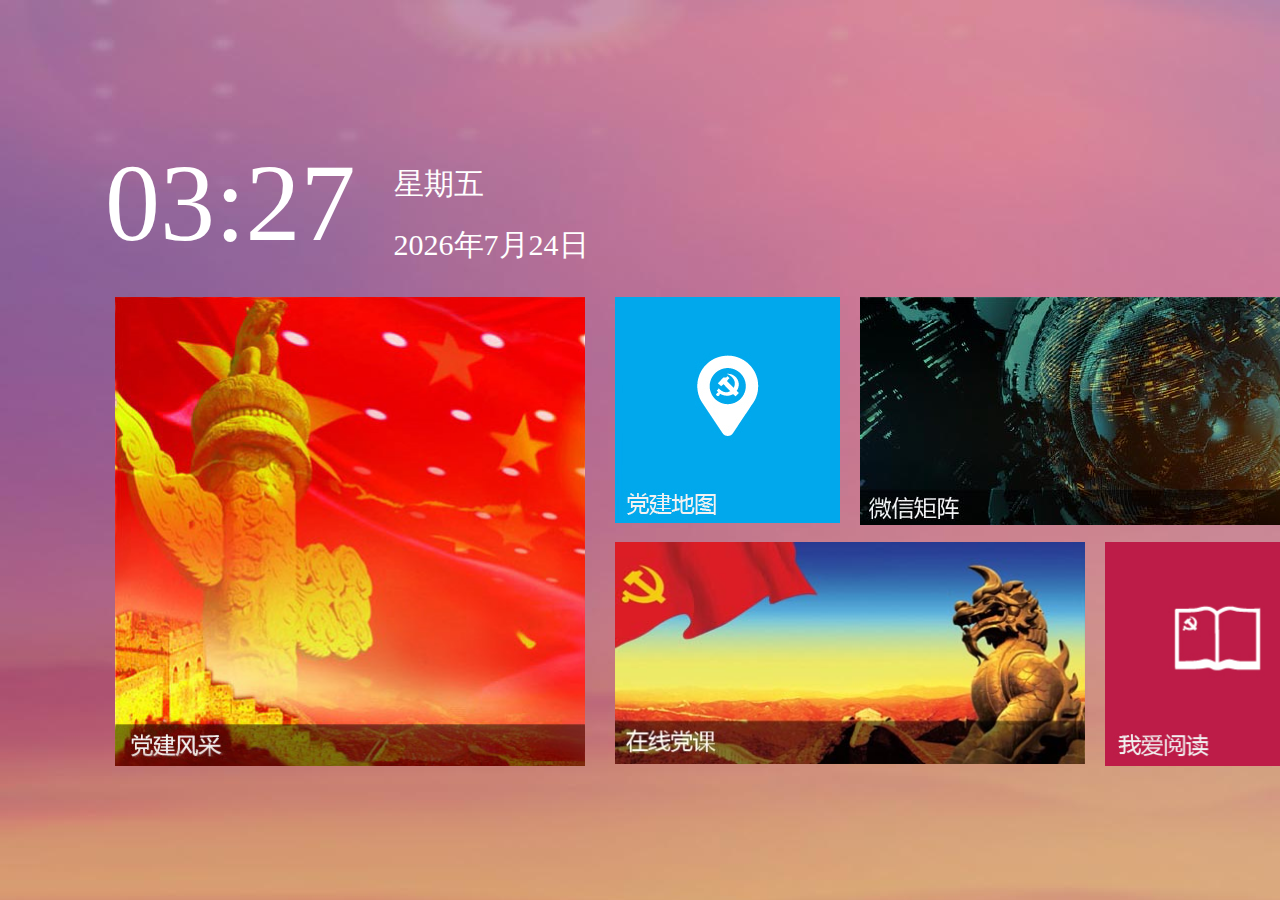
<file: index.html>
<!DOCTYPE html>
<html lang="en">
<head>
	<meta charset="UTF-8">
	<title>首页</title>
	<link rel="stylesheet" href="css/all.css">
</head>
<body style="background-image: url(images/main.jpg);">
	<div class="time">
		<div class="time-l"></div>
		<div class="time-r">
			<div class="time-top"></div>
			<div class="time-under"></div>
		</div>
	</div>
	<div class="content">
		<div class="content-l">
			<a href="style.html"><img src="images/style.jpg" alt=""></a>
		</div>
		<div class="content-r">
			<div class="top">
				<div class="small margin"><a href="map.html"><img src="images/map.jpg" alt=""></a></div>
				<div class="big margin"><a href="wei.html"><img src="images/wei.jpg" alt=""></a></div>
				<div class="small margin"><a href="fuwu.html"><img src="images/fuwu.jpg" alt=""></a></div>
				<div class="small"><a href="news.html"><img src="images/new.jpg" alt=""></a></div>
			</div>
			<div class="under">
				<div class="big margin"><a href="online.html"><img src="images/online.jpg" alt=""></a></div>
				<div class="small margin"><a href="read.html"><img src="images/read.jpg" alt=""></a></div>
				<div class="small margin"><a href="join.html"><img src="images/join.jpg" alt=""></a></div>
				<div class="small"><a href="zhao.html"><img src="images/camera.jpg" alt=""></a></div>
			</div>
		</div>
	</div>
</body>
<script type="text/javascript" src="js/index.js"></script>
</html>
</file>
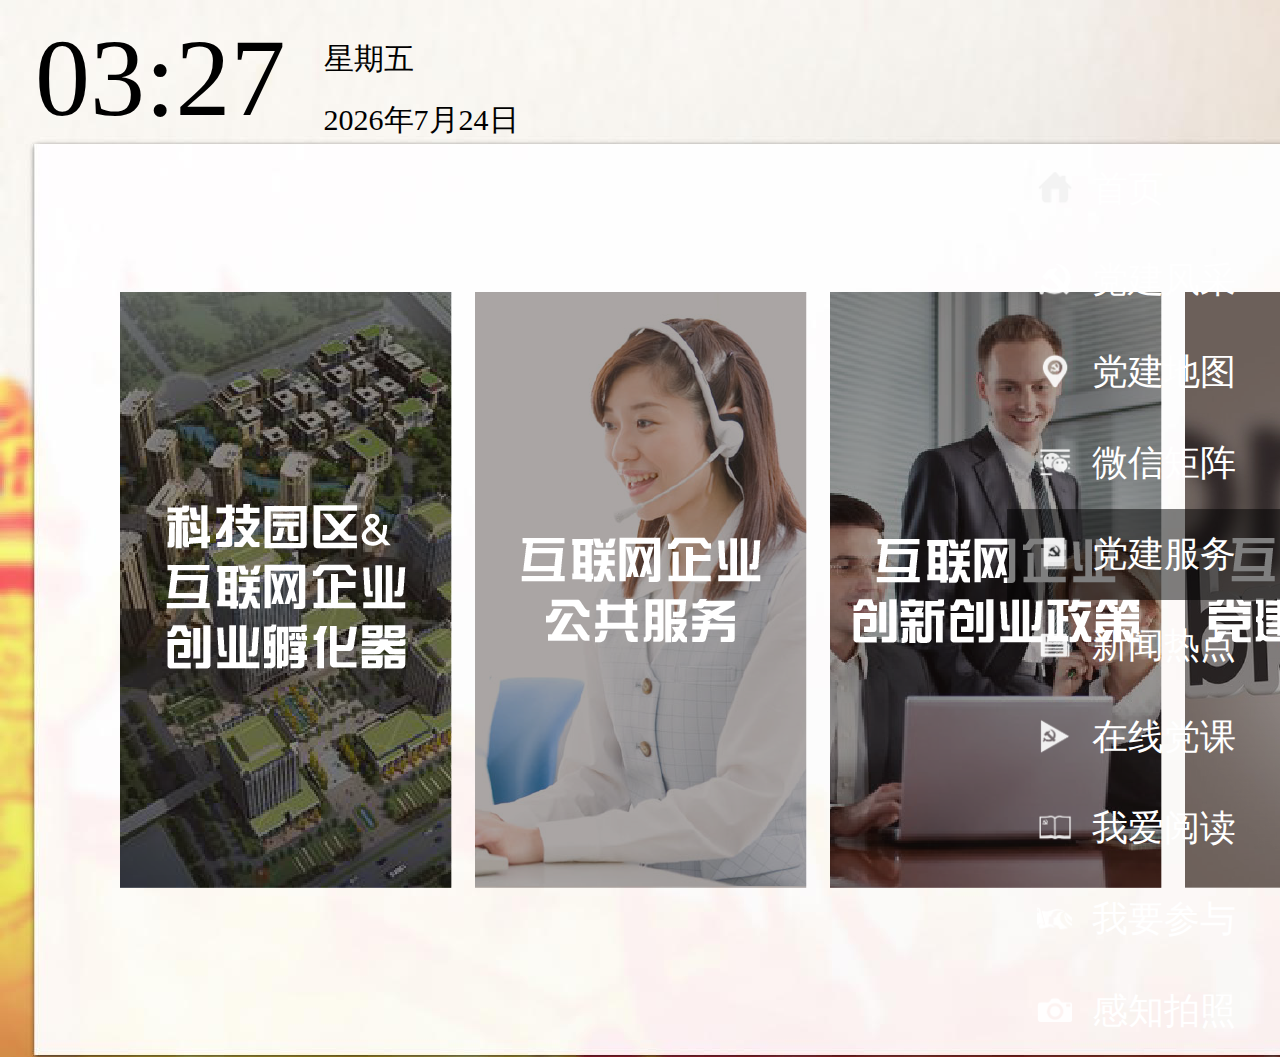
<file: fuwu.html>
<!DOCTYPE html>
<html lang="en">
<head>
	<meta charset="UTF-8">
	<title>党建服务</title>
	<link rel="stylesheet" href="css/all.css">
</head>
<body style="background-image: url(images/bg.jpg);">
	<div class="time times">
		<div class="time-l"></div>
		<div class="time-r">
			<div class="time-top"></div>
			<div class="time-under"></div>
		</div>
	</div>
	<div class="feng">
		<div class="feng-a"><img src="images/01.png" alt=""></div>
		<div class="feng-b"><img src="images/03.png" alt=""></div>
		<div class="feng-c"><img src="images/02.png" alt=""></div>
		<div class="last feng-d"><img src="images/04.png" alt=""></div>
	</div>
	<div class="djfc-list">
		<div class="djfc-a lists">科技园区&互联网企业创业孵化器</div>
		<div class="djfc-b lists">互联网企业公共服务</div>
		<div class="djfc-c lists">互联网企业创新创业政策</div>
		<div class="djfc-d lists">互联网企业党建服务品牌</div>
	</div>
	<div class="keji">
		<div class="kejis">创业孵化器</div>
		<div class="kejis b kk">公共服务</div>
		<div class="kejis c kk">创新创业政策</div>
		<div class="kejis d kk">党建服务品牌</div>
	</div>
	<ul class="list">
		<li><a href="index.html"><i class="a"></i>首页</a></li>
		<li><a href="style.html"><i class="b"></i>党建风采</a></li>
		<li><a href="map.html"><i class="c"></i>党建地图</a></li>
		<li><a href="wei.html"><i class="d"></i>微信矩阵</a></li>
		<li class="active"><a href="fuwu.html"><i class="e"></i>党建服务</a></li>
		<li><a href="news.html"><i class="f"></i>新闻热点</a></li>
		<li><a href="online.html"><i class="g"></i>在线党课</a></li>
		<li><a href="read.html"><i class="h"></i>我爱阅读</a></li>
		<li><a href="join.html"><i class="i"></i>我要参与</a></li>
		<li><a href="zhao.html"><i class="j"></i>感知拍照</a></li>
	</ul>
</body>
<script type="text/javascript" src="js/jquery-3.1.1.min.js"></script>
<script type="text/javascript" src="js/tab.js"></script>
<script type="text/javascript" src="js/index.js"></script>
<script>
	// var feng = document.querySelectorAll('.feng div');
	// var list = document.querySelector('.djfc-list');
	// var ke = document.querySelector('.keji');
	// for(var i=0;i<feng.length;i++){
	// 	feng[i].onclick=function(){
	// 		list.style.display='block';
	// 		ke.style.display='block';
	// 	}
	// }
</script>
</html>
</file>
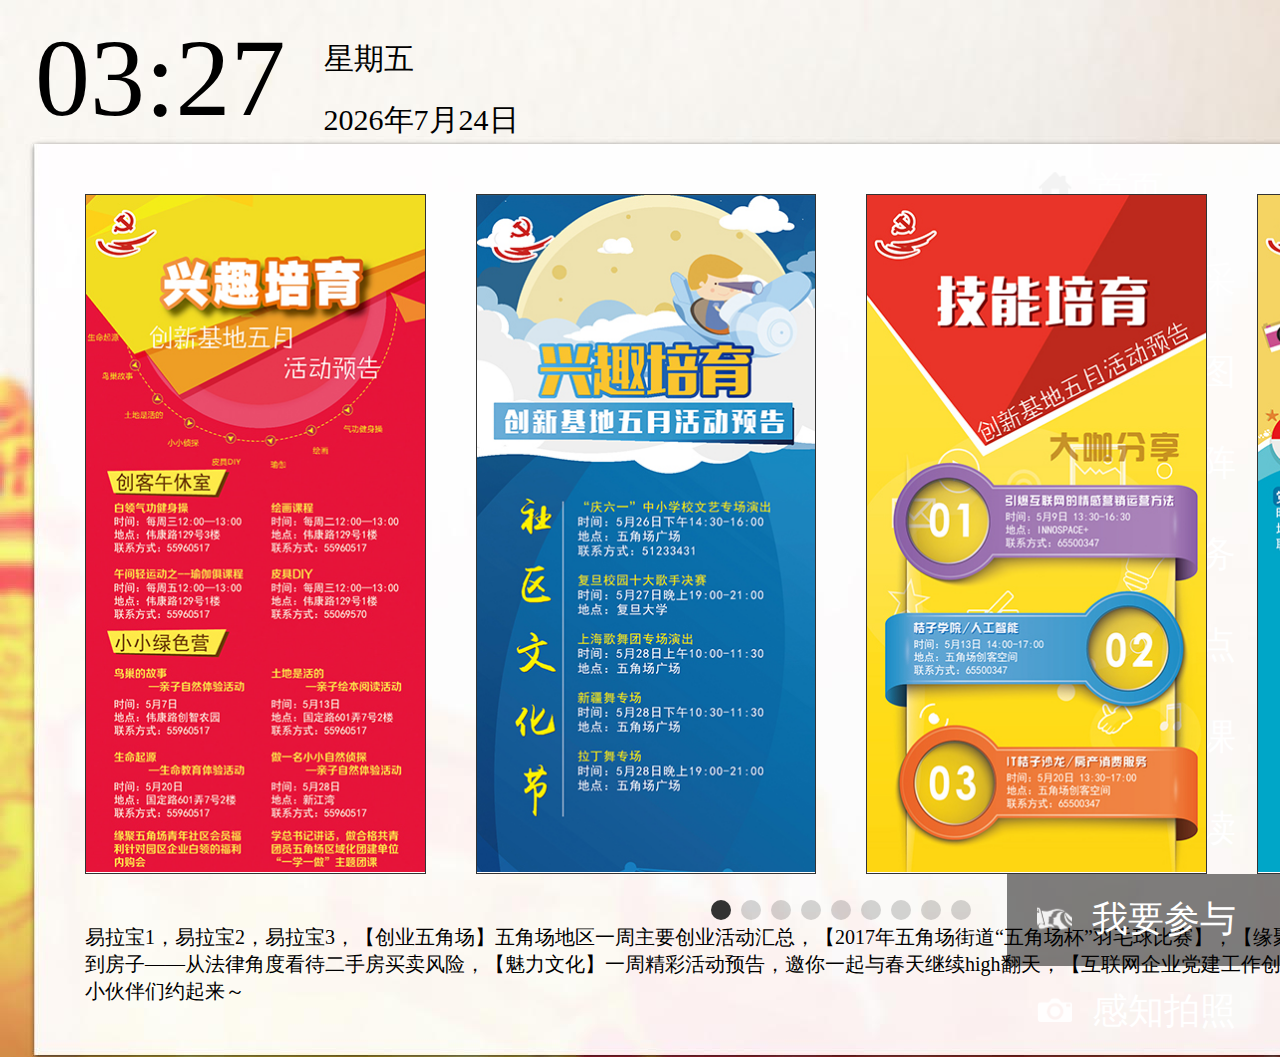
<file: join.html>
<!DOCTYPE html>
<html lang="en">
<head>
	<meta charset="UTF-8">
	<title>我要参与</title>
	<link rel="stylesheet" href="css/swiper.min.css">
	<link rel="stylesheet" href="css/animate.css">
	<link rel="stylesheet" href="css/all.css">
</head>
<body style="background-image: url(images/bg.jpg);">
	<div class="time times">
		<div class="time-l"></div>
		<div class="time-r">
			<div class="time-top"></div>
			<div class="time-under"></div>
		</div>
	</div>
	<div class="join-content">
		<div class="swiper-container">
	        <div class="swiper-wrapper">
	        	<div class="swiper-slide"><img src="images/j-09.jpg" alt=""></div>
	        	<div class="swiper-slide"><img src="images/j-10.jpg" alt=""></div>
	        	<div class="swiper-slide"><img src="images/j-11.jpg" alt=""></div>
	        	<div class="swiper-slide"><img src="images/j-12.jpg" alt=""></div>
	            <div class="swiper-slide"><img src="images/j-01.jpg" alt=""></div>
	            <div class="swiper-slide"><img src="images/j-02.jpg" alt=""></div>
	            <div class="swiper-slide"><img src="images/j-03.jpg" alt=""></div>
	            <div class="swiper-slide"><img src="images/j-04.jpg" alt=""></div>
	            <div class="swiper-slide"><img src="images/j-05.jpg" alt=""></div>
	            <div class="swiper-slide"><img src="images/j-06.jpg" alt=""></div>
	            <div class="swiper-slide"><img src="images/j-07.jpg" alt=""></div>
	            <div class="swiper-slide"><img src="images/j-08.jpg" alt=""></div>
	        </div>
	        <!-- Add Pagination -->
	        <div class="swiper-pagination"></div>
    	</div>
    	<div class="words">易拉宝1，易拉宝2，易拉宝3，【创业五角场】五角场地区一周主要创业活动汇总，【2017年五角场街道“五角场杯”羽毛球比赛】，【缘聚·説乎俱乐部】精彩预告 当婚姻遇到房子——从法律角度看待二手房买卖风险，【魅力文化】一周精彩活动预告，邀你一起与春天继续high翻天，【互联网企业党建工作创新基地】心理疏导减压课程来了，小伙伴们约起来～</div>
	</div>
	<div class="join-alert"></div>
	<div class="join-pic">
		<img src="images/j-1.png" alt="" class="animated slideInDown">
	</div>
	<div class="join-wro"><img src="images/close.png" alt=""></div>
	<ul class="list">
		<li><a href="index.html"><i class="a"></i>首页</a></li>
		<li><a href="style.html"><i class="b"></i>党建风采</a></li>
		<li><a href="map.html"><i class="c"></i>党建地图</a></li>
		<li><a href="wei.html"><i class="d"></i>微信矩阵</a></li>
		<li><a href="fuwu.html"><i class="e"></i>党建服务</a></li>
		<li><a href="news.html"><i class="f"></i>新闻热点</a></li>
		<li><a href="online.html"><i class="g"></i>在线党课</a></li>
		<li><a href="read.html"><i class="h"></i>我爱阅读</a></li>
		<li class="active"><a href="join.html"><i class="i"></i>我要参与</a></li>
		<li><a href="zhao.html"><i class="j"></i>感知拍照</a></li>
	</ul>
</body>
<script type="text/javascript" src="js/swiper.min.js"></script>
<script type="text/javascript" src="js/index.js"></script>
<script type="text/javascript" src="js/jquery-3.1.1.min.js"></script>
<script type="text/javascript" src="js/tab.js"></script>

<script>
	var swipers = new Swiper('.swiper-container', {
        pagination: '.swiper-pagination',
        paginationClickable: true,
        slidesPerView: 4,
        spaceBetween: 50,
        breakpoints: {
            1024: {
                slidesPerView: 4,
                spaceBetween: 40
            },
            768: {
                slidesPerView: 3,
                spaceBetween: 30
            },
            640: {
                slidesPerView: 2,
                spaceBetween: 20
            },
            320: {
                slidesPerView: 1,
                spaceBetween: 10
            }
        }
    });

	var tu = document.querySelectorAll('.join-content div');
	var alt = document.querySelector('.join-alert');
	var pic = document.querySelector('.join-pic');
	var wro = document.querySelector('.join-wro');
    for(var j=0;j<tu.length;j++){
		tu[j].onclick=function(){
			alt.style.display='block';
			pic.style.display='block';
			wro.style.display='block';
		}
	}
	wro.onclick=function(){
		alt.style.display='none';
		pic.style.display='none';
		wro.style.display='none';
	}
</script>
</html>
</file>
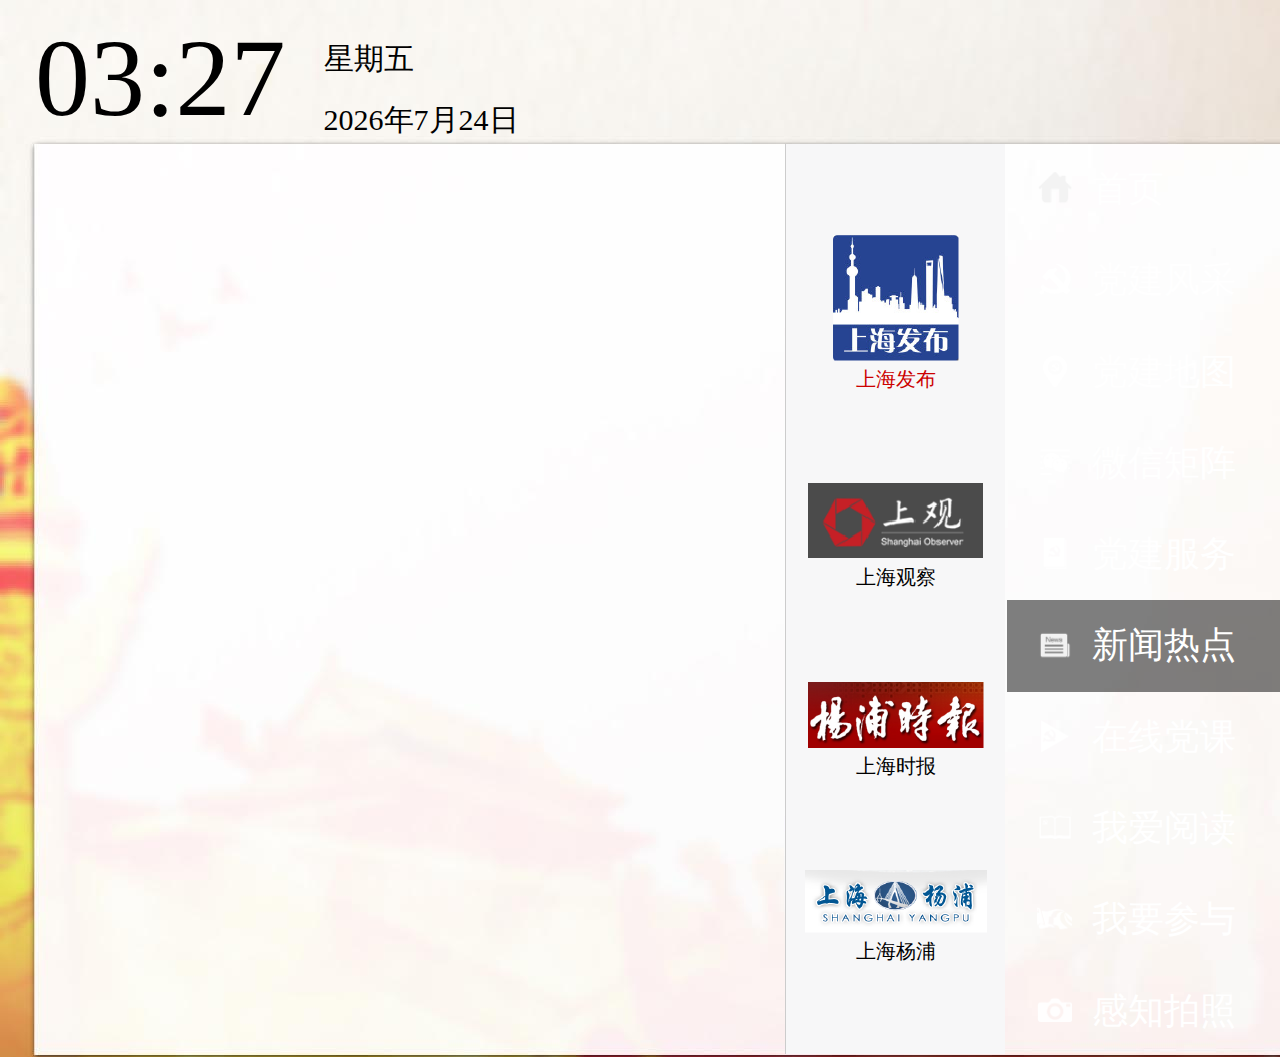
<file: news.html>
<!DOCTYPE html>
<html lang="en">
<head>
	<meta charset="UTF-8">
	<title>新闻热点</title>
	<link rel="stylesheet" href="css/all.css">
</head>
<body style="background-image: url(images/bg.jpg);">
	<div class="time times">
		<div class="time-l"></div>
		<div class="time-r">
			<div class="time-top"></div>
			<div class="time-under"></div>
		</div>
	</div>
	<div class="hot">
		<div class="hots"><img src="images/aa.png" alt=""><p>上海发布</p></div>
		<div class="hots"><img src="images/bb.png" alt=""><p>上海观察</p></div>
		<div class="hots"><img src="images/cc.png" alt=""><p>上海时报</p></div>
		<div class="hots"><img src="images/dd.png" alt=""><p>上海杨浦</p></div>
	</div>
	<ul class="list">
		<li><a href="index.html"><i class="a"></i>首页</a></li>
		<li><a href="style.html"><i class="b"></i>党建风采</a></li>
		<li><a href="map.html"><i class="c"></i>党建地图</a></li>
		<li><a href="wei.html"><i class="d"></i>微信矩阵</a></li>
		<li><a href="fuwu.html"><i class="e"></i>党建服务</a></li>
		<li class="active"><a href="news.html"><i class="f"></i>新闻热点</a></li>
		<li><a href="online.html"><i class="g"></i>在线党课</a></li>
		<li><a href="read.html"><i class="h"></i>我爱阅读</a></li>
		<li><a href="join.html"><i class="i"></i>我要参与</a></li>
		<li><a href="zhao.html"><i class="j"></i>感知拍照</a></li>
	</ul>
</body>
<script type="text/javascript" src="js/index.js"></script>
<script type="text/javascript" src="js/jquery-3.1.1.min.js"></script>
<script type="text/javascript" src="js/tab.js"></script>
<script>
	var hots = document.querySelectorAll('.hots');
	var p = document.querySelectorAll('.hots p');
	for(var i=0;i<hots.length;i++){
		hots[i].index = i;
		hots[i].onclick=function(){
			for(var j=0;j<p.length;j++){
				p[j].style.color = '#333';
			}
			p[this.index].style.color="#cc0110";
		}
	}
</script>
</html>
</file>
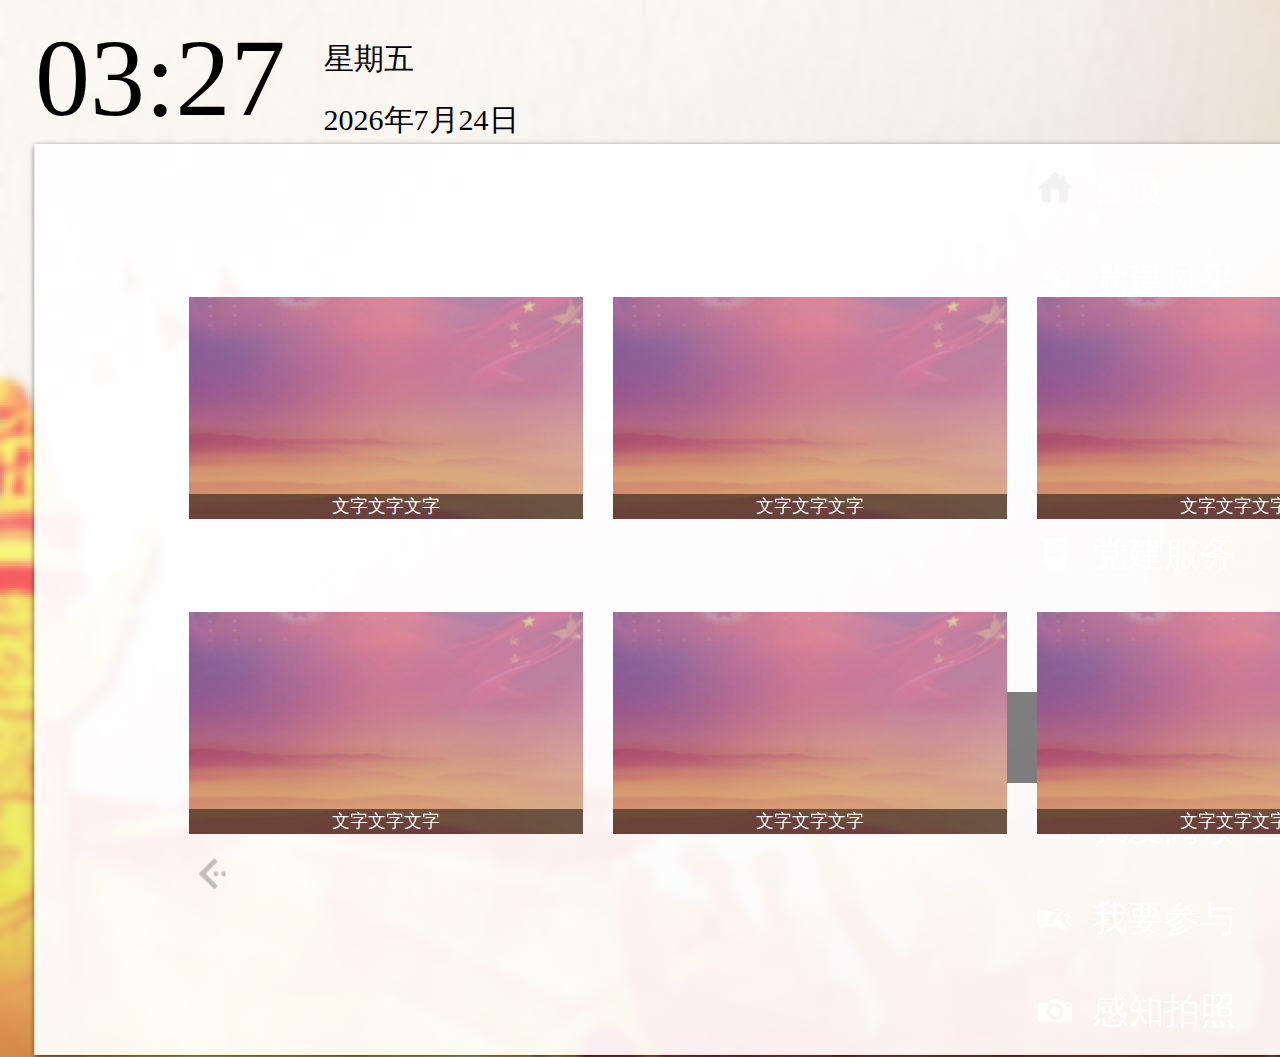
<file: online.html>
<!DOCTYPE html>
<html lang="en">
<head>
	<meta charset="UTF-8">
	<title>在线党课</title>
	<link rel="stylesheet" href="css/swiper.min.css">
	<link rel="stylesheet" href="css/all.css">
</head>
<body style="background-image: url(images/bg.jpg);">
	<div class="time times">
		<div class="time-l"></div>
		<div class="time-r">
			<div class="time-top"></div>
			<div class="time-under"></div>
		</div>
	</div>
	<div class="meeting">
		<div class="swiper-container">
	        <div class="swiper-wrapper">
	            <div class="swiper-slide"><img src="images/main.jpg" alt=""><p>文字文字文字</p></div>
	            <div class="swiper-slide"><img src="images/main.jpg" alt=""><p>文字文字文字</p></div>
	            <div class="swiper-slide"><img src="images/main.jpg" alt=""><p>文字文字文字</p></div>
	            <div class="swiper-slide"><img src="images/main.jpg" alt=""><p>文字文字文字</p></div>
	            <div class="swiper-slide"><img src="images/main.jpg" alt=""><p>文字文字文字</p></div>
	            <div class="swiper-slide"><img src="images/main.jpg" alt=""><p>文字文字文字</p></div>
	            <div class="swiper-slide"><img src="images/main.jpg" alt=""><p>文字文字文字</p></div>
	            <div class="swiper-slide"><img src="images/main.jpg" alt=""><p>文字文字文字</p></div>
	            <div class="swiper-slide"><img src="images/main.jpg" alt=""><p>文字文字文字</p></div>
	            <div class="swiper-slide"><img src="images/main.jpg" alt=""><p>文字文字文字</p></div>
	            <div class="swiper-slide"><img src="images/main.jpg" alt=""><p>文字文字文字</p></div>
	            <div class="swiper-slide"><img src="images/main.jpg" alt=""><p>文字文字文字</p></div>
	            <div class="swiper-slide"><img src="images/main.jpg" alt=""><p>文字文字文字</p></div>
	            <div class="swiper-slide"><img src="images/main.jpg" alt=""><p>文字文字文字</p></div>
	            <div class="swiper-slide"><img src="images/main.jpg" alt=""><p>文字文字文字</p></div>
	            <div class="swiper-slide"><img src="images/main.jpg" alt=""><p>文字文字文字</p></div>
	        </div>
	        <!-- Add Pagination -->
	        <!-- <div class="swiper-pagination"></div> -->
	        <div class="swiper-button-next"></div>
        	<div class="swiper-button-prev"></div>
   		</div>
	</div>
	<div  class="alert"></div>
	<div class="err"><img src="images/close.png" alt=""></div>
	<div class="gray"></div>
	<ul class="list">
		<li><a href="index.html"><i class="a"></i>首页</a></li>
		<li><a href="style.html"><i class="b"></i>党建风采</a></li>
		<li><a href="map.html"><i class="c"></i>党建地图</a></li>
		<li><a href="wei.html"><i class="d"></i>微信矩阵</a></li>
		<li><a href="fuwu.html"><i class="e"></i>党建服务</a></li>
		<li><a href="news.html"><i class="f"></i>新闻热点</a></li>
		<li class="active"><a href="online.html"><i class="g"></i>在线党课</a></li>
		<li><a href="read.html"><i class="h"></i>我爱阅读</a></li>
		<li><a href="join.html"><i class="i"></i>我要参与</a></li>
		<li><a href="zhao.html"><i class="j"></i>感知拍照</a></li>
	</ul>
	<div class="v-list">
		<div class="list-child"><img src="images/dang.jpg" alt=""><p>文字文字文字</p></div>
		<div class="list-child"><img src="images/dang.jpg" alt=""><p>文字文字文字</p></div>
		<div class="list-child"><img src="images/dang.jpg" alt=""><p>文字文字文字</p></div>
		<div class="list-child"><img src="images/dang.jpg" alt=""><p>文字文字文字</p></div>
		<div class="list-child"><img src="images/dang.jpg" alt=""><p>文字文字文字</p></div>
		<div class="list-child"><img src="images/dang.jpg" alt=""><p>文字文字文字</p></div>
		<div class="list-child"><img src="images/dang.jpg" alt=""><p>文字文字文字</p></div>
		<div class="list-child"><img src="images/dang.jpg" alt=""><p>文字文字文字</p></div>
		<div class="list-child"><img src="images/dang.jpg" alt=""><p>文字文字文字</p></div>
	</div>
</body>
<script type="text/javascript" src="js/index.js"></script>
<script type="text/javascript" src="js/swiper.min.js"></script>
<script type="text/javascript" src="js/index.js"></script>
<script>
	var swiper = new Swiper('.swiper-container', {
        // pagination: '.swiper-pagination',
        nextButton: '.swiper-button-next',
        prevButton: '.swiper-button-prev',
        slidesPerView: 3,
        slidesPerColumn: 2,
        paginationClickable: true,
        spaceBetween: 30
    });

	var mv = document.querySelectorAll('.meeting .swiper-slide');
	var v = document.querySelector('.v-list');
	for(var i=0;i<mv.length;i++){
	  	mv[i].index = i;
		mv[i].onclick=function(){
			v.style.display='block';
		}
	};

   	var child = document.querySelectorAll('.v-list .list-child');
    var alert = document.querySelector('.alert');
    var err = document.querySelector('.err');
    var gray = document.querySelector('.gray');
    for(var i=0;i<child.length;i++){
    	child[i].index = i;
		child[i].onclick=function(){
			alert.style.display='block';
			err.style.display='block';
			gray.style.display='block';
		}
    };
    err.onclick=function(){
    	alert.style.display='none';
		err.style.display='none';
		gray.style.display='none';
    };
</script>
</html>
</file>
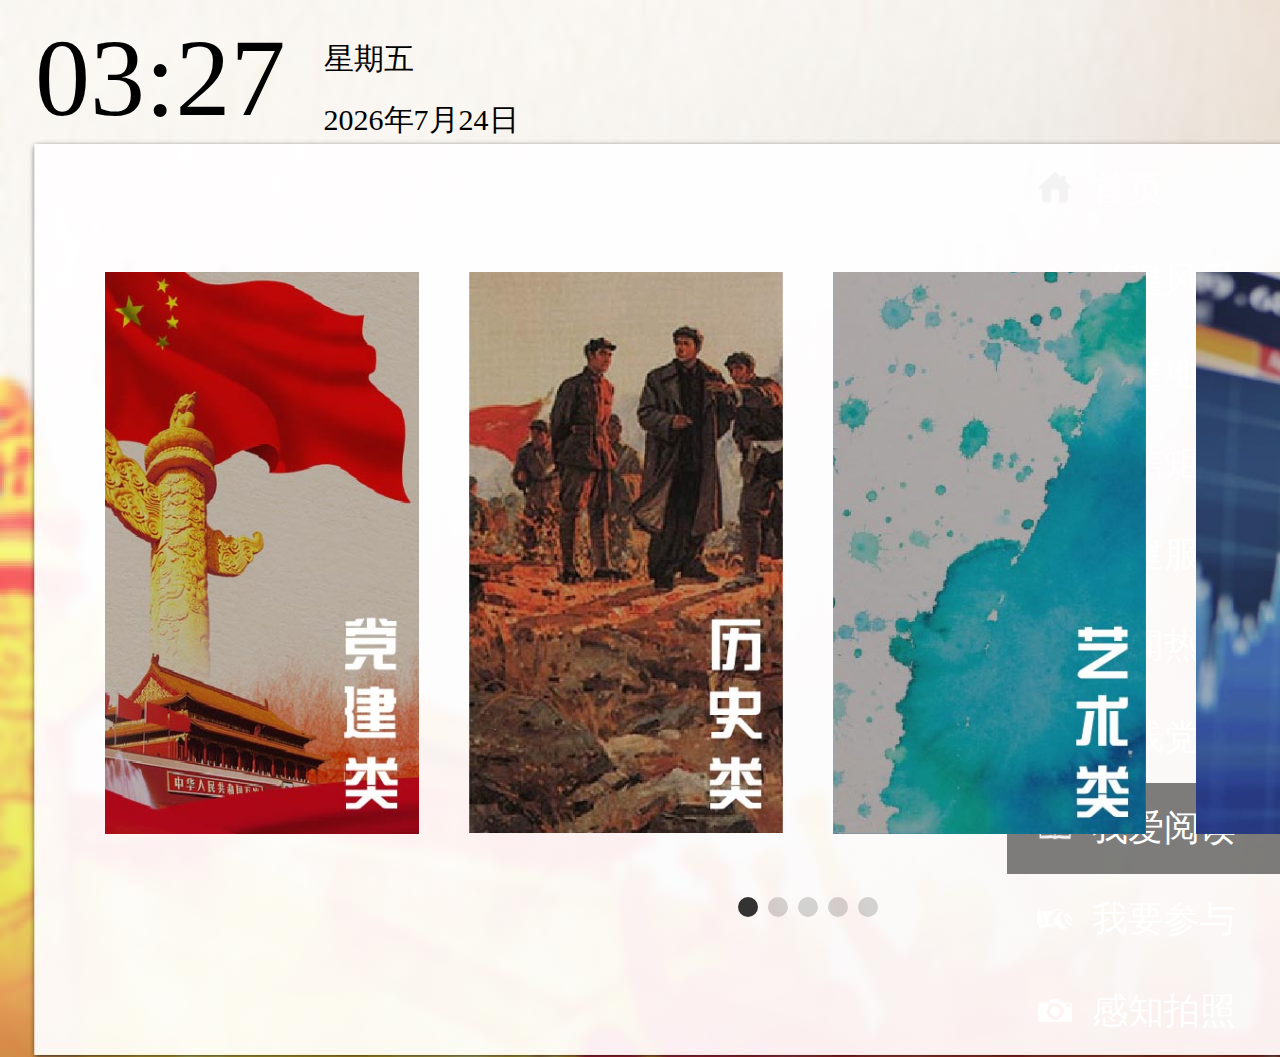
<file: read.html>
<!DOCTYPE html>
<html lang="en">
<head>
	<meta charset="UTF-8">
	<title>我爱阅读</title>
	<link rel="stylesheet" href="css/swiper.min.css">
	<link rel="stylesheet" href="css/all.css">
</head>
<body style="background-image: url(images/bg.jpg);">
	<div class="time times">
		<div class="time-l"></div>
		<div class="time-r">
			<div class="time-top"></div>
			<div class="time-under"></div>
		</div>
	</div>
	<div class="read">
		<div class="swiper-container">
	        <div class="swiper-wrapper">
	            <div class="swiper-slide slide-a"><img src="images/dang.jpg" alt=""></div>
	            <div class="swiper-slide slide-b"><img src="images/history.jpg" alt=""></div>
	            <div class="swiper-slide slide-c"><img src="images/art.jpg" alt=""></div>
	            <div class="swiper-slide slide-d"><img src="images/jing.jpg" alt=""></div>
	            <div class="swiper-slide slide-e"><img src="images/ke.png" alt=""></div>
	            <div class="swiper-slide slide-f"><img src="images/zhe.png" alt=""></div>
	            <div class="swiper-slide slide-g"><img src="images/internet.png" alt=""></div>
	            <div class="swiper-slide slide-h"><img src="images/shuo.jpg" alt=""></div>
	        </div>
	        <!-- Add Pagination -->
	        <div class="swiper-pagination"></div>
    	</div>
	</div>
	<div class="seven">
		<div class="lei lei-a">党建类</div>
		<div class="lei lei-b">历史类</div>
		<div class="lei lei-c">艺术类</div>
		<div class="lei lei-d">经管类</div>
		<div class="lei lei-e">科学类</div>
		<div class="lei lei-f">哲学类</div>
		<div class="lei lei-g">互联网类</div>
		<div class="lei lei-h endd">小说类</div>
	</div>
	<div class="read-s">
		<div class="container du-a">
	        <div class="eig"><div class="slide"><img src="images/history.jpg" alt=""><p>文字文字文字文字文字文字文字文字</p></div></div>
	        <div class="eig"><div class="slide"><img src="images/history.jpg" alt=""><p>文字文字文字文字</p></div></div>
	        <div class="eig"><div class="slide"><img src="images/history.jpg" alt=""><p>文字文字文字文字</p></div></div>
	        <div class="eig"><div class="slide"><img src="images/history.jpg" alt=""><p>文字文字文字文字</p></div></div>
	        <div class="eig"><div class="slide"><img src="images/history.jpg" alt=""><p>文字文字文字文字</p></div></div>
	        <div class="eig"><div class="slide"><img src="images/history.jpg" alt=""><p>文字文字文字文字</p></div></div>
	        <div class="eig"><div class="slide"><img src="images/history.jpg" alt=""><p>文字文字文字文字</p></div></div>
	        <div class="eig"><div class="slide"><img src="images/history.jpg" alt=""><p>文字文字文字文字</p></div></div>
       	</div>
       	<div class="container readed du-b">
	        <div class="eig"><div class="slide"></div></div>
	        <div class="eig"><div class="slide"></div></div>
	        <div class="eig"><div class="slide"></div></div>
	        <div class="eig"><div class="slide"></div></div>
	        <div class="eig"><div class="slide"></div></div>
	        <div class="eig"><div class="slide"></div></div>
	        <div class="eig"><div class="slide"></div></div>
	        <div class="eig"><div class="slide"></div></div>
	         <div class="eig"><div class="slide"></div></div>
	        <div class="eig"><div class="slide"></div></div>
       	</div>
       	<div class="container readed du-c">
	        <div class="eig"><div class="slide">1</div></div>
	        <div class="eig"><div class="slide">2</div></div>
	        <div class="eig"><div class="slide">3</div></div>
	        <div class="eig"><div class="slide">4</div></div>
	        <div class="eig"><div class="slide">5</div></div>
	        <div class="eig"><div class="slide">6</div></div>
	        <div class="eig"><div class="slide">7</div></div>
	        <div class="eig"><div class="slide">8</div></div>
       	</div>
       	<div class="container readed du-d">
	        <div class="eig"><div class="slide">Slide 1</div></div>
	        <div class="eig"><div class="slide">Slide 2</div></div>
	        <div class="eig"><div class="slide">Slide 3</div></div>
	        <div class="eig"><div class="slide">Slide 4</div></div>
	        <div class="eig"><div class="slide">Slide 5</div></div>
	        <div class="eig"><div class="slide">Slide 6</div></div>
	        <div class="eig"><div class="slide">Slide 7</div></div>
	        <div class="eig"><div class="slide">Slide 8</div></div>
       	</div>
       	<div class="container readed du-e">
	        <div class="eig"><div class="slide"> 1</div></div>
	        <div class="eig"><div class="slide"> 2</div></div>
	        <div class="eig"><div class="slide"> 3</div></div>
	        <div class="eig"><div class="slide"> 4</div></div>
	        <div class="eig"><div class="slide"> 5</div></div>
	        <div class="eig"><div class="slide"> 6</div></div>
	        <div class="eig"><div class="slide"> 7</div></div>
	        <div class="eig"><div class="slide"> 8</div></div>
       	</div>
       	<div class="container readed du-f">
	        <div class="eig"><div class="slide">Slide 1</div></div>
	        <div class="eig"><div class="slide">Slide 2</div></div>
	        <div class="eig"><div class="slide">Slide 3</div></div>
	        <div class="eig"><div class="slide">Slide 4</div></div>
	        <div class="eig"><div class="slide">Slide 5</div></div>
	        <div class="eig"><div class="slide">Slide 6</div></div>
	        <div class="eig"><div class="slide">Slide 7</div></div>
	        <div class="eig"><div class="slide">Slide 8</div></div>
       	</div>
       	<div class="container readed du-g">
	        <div class="eig"><div class="slide">互联网 S1</div></div>
	        <div class="eig"><div class="slide">互联网 S2</div></div>
	        <div class="eig"><div class="slide">互联网 S3</div></div>
	        <div class="eig"><div class="slide">互联网 S4</div></div>
	        <div class="eig"><div class="slide">互联网 S5</div></div>
	        <div class="eig"><div class="slide">互联网 S6</div></div>
	        <div class="eig"><div class="slide">互联网 S7</div></div>
	        <div class="eig"><div class="slide">互联网 S8</div></div>
       	</div>
       	<div class="container readed du-h">
	        <div class="eig"><div class="slide">小说 1</div></div>
	        <div class="eig"><div class="slide">小说 2</div></div>
	        <div class="eig"><div class="slide">小说 3</div></div>
	        <div class="eig"><div class="slide">小说 4</div></div>
	        <div class="eig"><div class="slide">小说 5</div></div>
	        <div class="eig"><div class="slide">小说 6</div></div>
	        <div class="eig"><div class="slide">小说 7</div></div>
	        <div class="eig"><div class="slide">小说 8</div></div>
       	</div>
	</div>
	<div class="meng"></div>
	<div class="aler"></div>
	<div class="er"><img src="images/close.png" alt=""></div>
	<ul class="list">
		<li><a href="index.html"><i class="a"></i>首页</a></li>
		<li><a href="style.html"><i class="b"></i>党建风采</a></li>
		<li><a href="map.html"><i class="c"></i>党建地图</a></li>
		<li><a href="wei.html"><i class="d"></i>微信矩阵</a></li>
		<li><a href="fuwu.html"><i class="e"></i>党建服务</a></li>
		<li><a href="news.html"><i class="f"></i>新闻热点</a></li>
		<li><a href="online.html"><i class="g"></i>在线党课</a></li>
		<li class="active"><a href="read.html"><i class="h"></i>我爱阅读</a></li>
		<li><a href="join.html"><i class="i"></i>我要参与</a></li>
		<li><a href="zhao.html"><i class="j"></i>感知拍照</a></li>
	</ul>
</body>
<script type="text/javascript" src="js/swiper.min.js"></script>
<script type="text/javascript" src="js/jquery-3.1.1.min.js"></script>
<script type="text/javascript" src="js/index.js"></script>
<script type="text/javascript" src="js/tab.js"></script>
<script>
    var swipers = new Swiper('.read .swiper-container', {
        pagination: '.swiper-pagination',
        paginationClickable: true,
        slidesPerView: 4,
        spaceBetween: 50,
        breakpoints: {
            1024: {
                slidesPerView: 4,
                spaceBetween: 40
            },
            768: {
                slidesPerView: 3,
                spaceBetween: 30
            },
            640: {
                slidesPerView: 2,
                spaceBetween: 20
            },
            320: {
                slidesPerView: 1,
                spaceBetween: 10
            }
        }
    });

	// var re=document.querySelector('.read');
	// var sev = document.querySelector('.seven');
	// var du = document.querySelector('.read-s');
	// re.onclick=function(){
	// 	sev.style.display='block';
	// 	du.style.display='block';
	// }

	var eig=document.querySelectorAll('.read-s .eig');
	var aler = document.querySelector('.aler');
	var er = document.querySelector('.er');
	var mm = document.querySelector('.meng');
	for(var j=0;j<eig.length;j++){
		eig[j].onclick=function(){
			aler.style.display='block';
			er.style.display='block';
			mm.style.display='block';
		}
	}
	er.onclick=function(){
		er.style.display='none';
		aler.style.display='none';
		mm.style.display='none';
	}
</script>
</html>
</file>
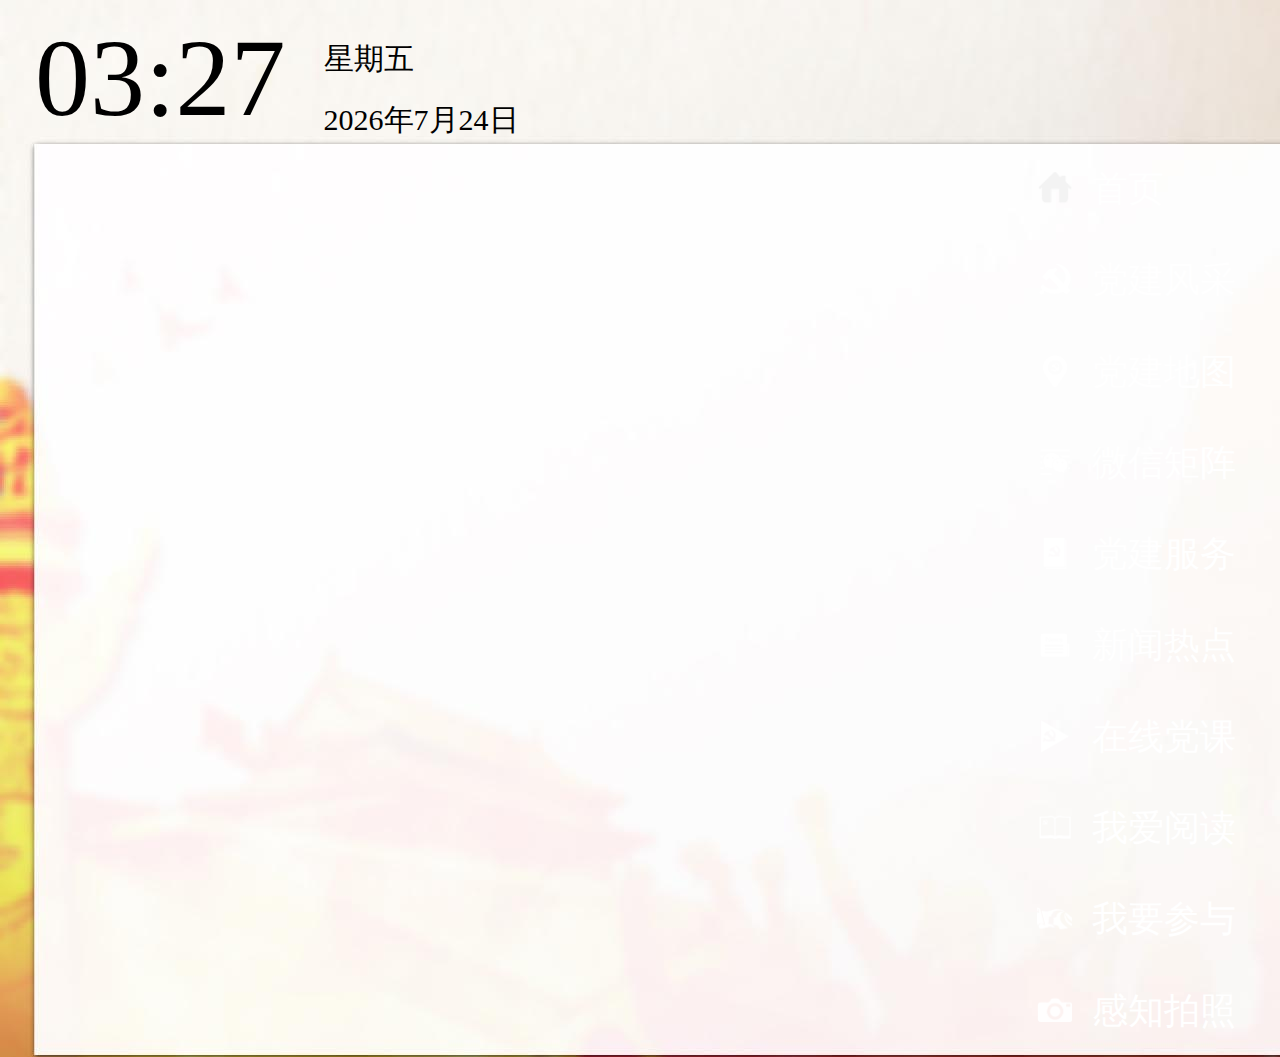
<file: tab.html>
<!DOCTYPE html>
<html lang="en">
<head>
	<meta charset="UTF-8">
	<title>右侧tab切换</title>
	<link rel="stylesheet" href="css/all.css">
</head>
<body style="background-image: url(images/bg.jpg);">
	<div class="time times">
		<div class="time-l"></div>
		<div class="time-r">
			<div class="time-top"></div>
			<div class="time-under"></div>
		</div>
	</div>
	<ul class="list">
		<li><a href="index.html"><i class="a"></i>首页</a></li>
		<li><a href="style.html"><i class="b"></i>党建风采</a></li>
		<li><a href="map.html"><i class="c"></i>党建地图</a></li>
		<li><a href="wei.html"><i class="d"></i>微信矩阵</a></li>
		<li><a href="fuwu.html"><i class="e"></i>党建服务</a></li>
		<li><a href="news.html"><i class="f"></i>新闻热点</a></li>
		<li><a href="online.html"><i class="g"></i>在线党课</a></li>
		<li><a href="read.html"><i class="h"></i>我爱阅读</a></li>
		<li><a href="join.html"><i class="i"></i>我要参与</a></li>
		<li><a href="zhao.html"><i class="j"></i>感知拍照</a></li>
	</ul>
</body>
<script type="text/javascript" src="js/index.js"></script>
</html>
</file>
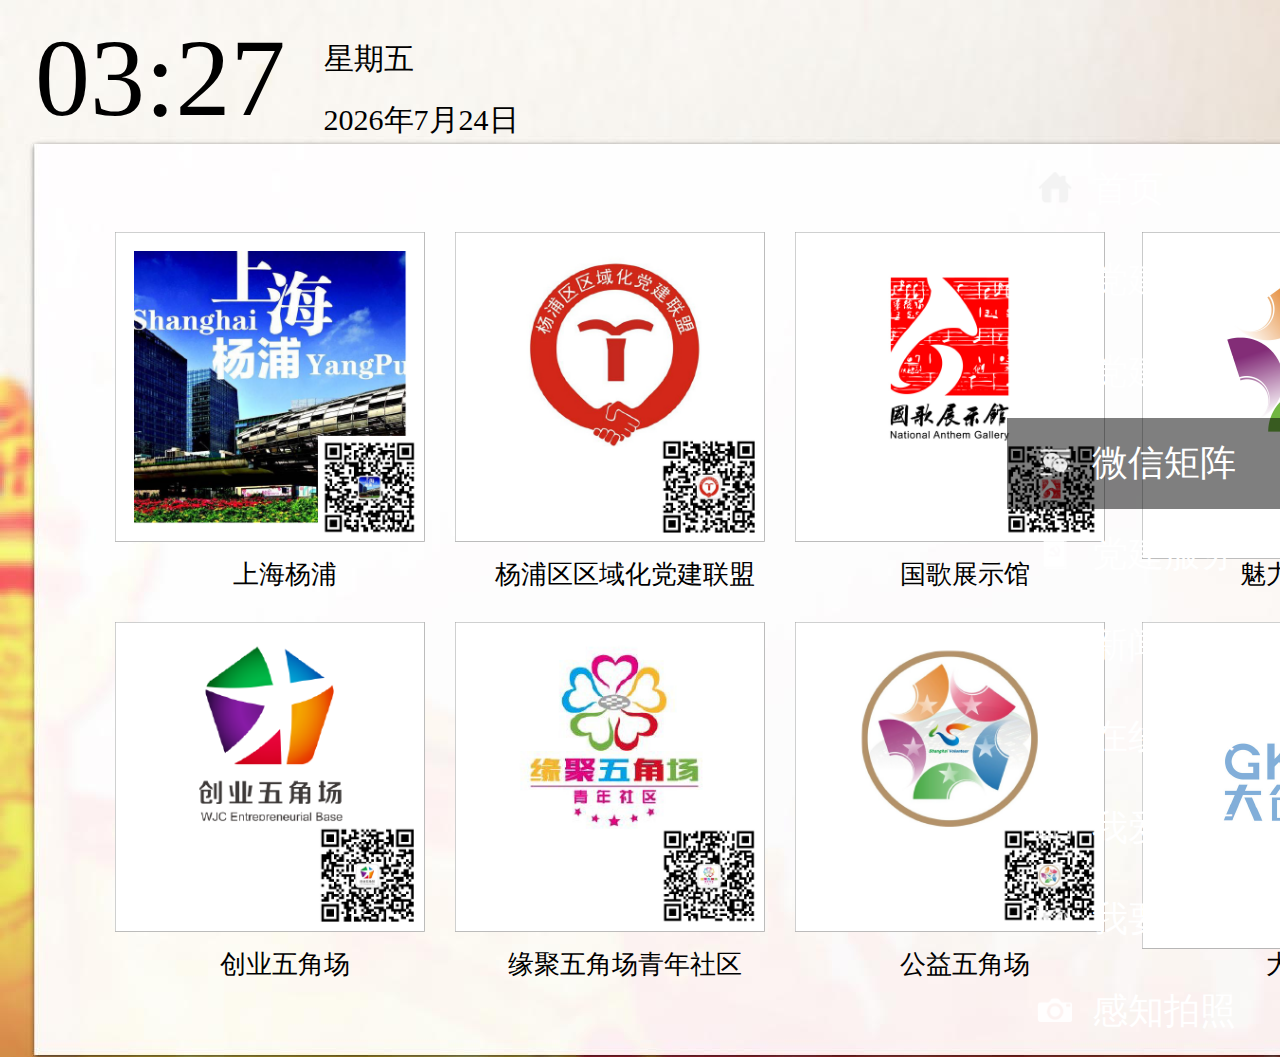
<file: wei.html>
<!DOCTYPE html>
<html lang="en">
<head>
	<meta charset="UTF-8">
	<title>微信矩阵</title>
	<link rel="stylesheet" href="css/all.css">
</head>
<body style="background-image: url(images/bg.jpg);">
	<div class="time times">
		<div class="time-l"></div>
		<div class="time-r">
			<div class="time-top"></div>
			<div class="time-under"></div>
		</div>
	</div>
	<div class="wxjz">
		<div class="jz"><div class="eight"><img src="images/w-01.png" alt=""></div>上海杨浦</div>
		<div class="jz"><div class="eight"><img src="images/w-02.png" alt=""></div>杨浦区区域化党建联盟</div>
		<div class="jz"><div class="eight"><img src="images/w-03.png" alt=""></div>国歌展示馆</div>
		<div class="jz"><div class="eight last"><img src="images/w-04.png" alt=""></div>魅力五角场</div>
		<div class="jz"><div class="eight"><img src="images/w-05.png" alt=""></div>创业五角场</div>
		<div class="jz"><div class="eight"><img src="images/w-06.png" alt=""></div>缘聚五角场青年社区</div>
		<div class="jz"><div class="eight"><img src="images/w-07.png" alt=""></div>公益五角场</div>
		<div class="jz"><div class="eight last"><img src="images/w-08.png" alt=""></div>大创智</div>
	</div>
	<ul class="list">
		<li><a href="index.html"><i class="a"></i>首页</a></li>
		<li><a href="style.html"><i class="b"></i>党建风采</a></li>
		<li><a href="map.html"><i class="c"></i>党建地图</a></li>
		<li class="active"><a href="wei.html" class="clik"><i class="d"></i>微信矩阵</a></li>
		<li><a href="fuwu.html"><i class="e"></i>党建服务</a></li>
		<li><a href="news.html"><i class="f"></i>新闻热点</a></li>
		<li><a href="online.html"><i class="g"></i>在线党课</a></li>
		<li><a href="read.html"><i class="h"></i>我爱阅读</a></li>
		<li><a href="join.html"><i class="i"></i>我要参与</a></li>
		<li><a href="zhao.html"><i class="j"></i>感知拍照</a></li>
	</ul>
	<div class="wei-left zy">
		<div class="four"><img src="images/005.png" alt="">创业五角场</div>
		<div class="four"><img src="images/006.png" alt="">缘聚五角场青年社区</div>
		<div class="four"><img src="images/007.png" alt="">公益五角场</div>
		<div class="four"><img src="images/008.png" alt="">大创智</div>
	</div>
	<div class="wei-right zy">
		<div class="four"><img src="images/001.png" alt="">上海杨浦</div>
		<div class="four"><img src="images/002.png" alt="">杨浦区区域化党建联盟</div>
		<div class="four"><img src="images/003.png" alt="">国歌展示馆</div>
		<div class="four"><img src="images/004.png" alt="">魅力五角场</div>
		<!-- <img src="images/zhezhao.png" alt="" style="position: fixed;bottom: 25px;height: 200px;
		left: 35px;"> -->
	</div>
	<div class="white"></div>
</body>
<script type="text/javascript" src="js/index.js"></script>
</html>
</file>
<file: css/all.css>
*{
	margin: 0;
	padding: 0;
	box-sizing: border-box;
}
body{
	font-family: "Microsoft YaHei";
}
a{
	text-decoration: none;
	color: #fff;
}
ul,ol,li{
	list-style: none;
}
img{
	border:0;
	max-width:100%;
}
.active{
	background-color: rgba(0,0,0,0.5);
}
/*----------首页-------------*/
.time{
	margin: 140px 0 30px 105px;
	color: #fff;
	overflow: hidden;
}
.time-l,.time-r{
	float: left;
}
.time-l{
	font-size: 110px;
	margin-right: 38px;
}
.time-r{
	font-size: 30px;
}
.time-r .time-top{
	margin: 24px 0 20px;
}
.content{
	width: 1710px;
	height: 470px;
	margin-left: 115px;
	overflow: hidden;
}
.content-l{
	width: 470px;
	height: 470px;
	float: left;
}
.content-r{
	width: 1205px;
	height: 470px;
	float: left;
	margin-left: 30px;
	overflow: hidden;
}
.content-r div{
	height: 225px;
	float: left;
}
.content-r .top{
	margin-bottom: 20px;
}
.content-r .small{
	width: 225px;
}
.content-r .big{
	width: 470px;
} 
.content-r .margin{
	margin-right: 20px;
}
.times{
	color: #000;
	margin: 15px 0 0 35px;
}
.wenzi{
	width: 65%;
	margin: 0 0 0 215px;
}
.wenzi p{
	text-indent: 56px;
	font-size: 26px;
	margin-top: 20px;
}
.five{
	width: 1565px;
	height: 510px;
	margin: 50px 0 0 220px;
}
.five div{
	float: left;
	width: 285px;
	height: 510px;
	margin-right: 25px;
	border: 1px solid #969a96;
}
.list{
	width: 273px;
	position: absolute;
	right: 0;
	top: 144px;
}
.list li{
	height: 91.3px;
	line-height: 91.3px;
	font-size: 36px;
	color: #fff;
}
.list li i{
	display: inline-block;
	width: 35px;
	height: 35px;
	margin: 0 20px 0 30px;
	background: url(../images/icon.png) no-repeat;
	background-size: 120%;
	vertical-align: -5px;
}
.list li i.a{
	background-position: -3px 1px;
}
.list li i.b{
	background-position: -3px -94px;
}
.list li i.c{
	background-position: -3px -286px;
}
.list li i.d{
	background-position: -3px -382px;
}
.list li i.e{
	background-position: -3px -190px;
}
.list li i.f{
	background-position: -3px -477px;
}
.list li i.g{
	background-position: -3px -574px;
}
.list li i.h{
	background-position: -3px -670px;
}
.list li i.i{
	background-position: -3px -766px;
}
.list li i.j{
	background-position: -3px -862px;
}
/*-----党建服务---------*/
.feng{
	width: 1400px;
	height: 600px;
	margin: 150px 0 0 120px;
}
.feng div{
	float: left;
	width: 335px;
	height: 600px;
	margin-right: 20px;
}
.feng div.last{
	margin-right: 0;
}
.djfc-list{
	width: 220px;
	height: 911px;
	background-color: #f7f7f8;
	position: absolute;
	top: 144px;
	right: 273px;
	border-left: 1px solid #ccc;
	padding-top: 120px;
	display: none;
	box-shadow: 3px 0 3px #ccc inset;
	-webkit-box-shadow: 3px 0 3px #ccc inset;
}
.djfc-list .lists{
	width: 60%;
	margin: 0 auto;
	font-size: 26px;
	text-align: center;
	margin-bottom: 90px;
}
.keji{
	width: 1392px;
	height: 911px;
	background-color: #fff;
	position: absolute;
	left: 35px;
	top: 144px;
	display: none;
}
.keji .kejis{
	width: 1290px;
	height: 811px;
	margin: 50px auto;
	background-color: #fff;
}
.keji .kk{
	display: none;
}

/*-------党建风采------------*/
.fc{
	width: 220px;
	height: 910px;
	background-color: #f7f7f8;
	position: absolute;
	right: 255px;
	top: 144px;	
	border-left: 1px solid #ccc;
	z-index: 10;
	padding-top: 90px;
	display: none;
}
.fc .fc-two{
	width: 100%;
	height: 120px;
	line-height: 120px;
	font-size: 32px;
	text-align: center;
}
.fcc{
	width: 220px;
	height: 910px;
	background-color: #f7f7f8;
	position: absolute;
	right: 475px;
	top: 144px;	
	border-left: 1px solid #ccc;
	z-index: 10;
	padding-top: 90px;
	display: none;
}
.fcc .fc-three{
	width: 80%;
	margin: 0 auto 45px;
	font-size: 30px;
	border-bottom: 2px dashed #ccc;
	position: relative;
}
.fc-bai{
	width: 1402px;
	height: 911px;
	position: absolute;
	left: 43px;
	top: 144px;
	display: none;
}
.fc-bai .four{
	width: 1402px;
	height: 911px;
	background-color: #fff;
	position: absolute;
	left: 0px;
	top: 0px;
	overflow-y: scroll;
}
.fc-bai .change{
	display: none;
}
.fc-bai .top{
	width: 90%;
	margin: 60px auto;
	overflow: hidden;
}
.fc-bai .top .tup,.info{
	float: left;
}
.fc-bai .top .tup{
	width: 20%;
}
.fc-bai .top .tup img{
	margin-left: 110px;
}
.fc-bai .top .info{
	width: 80%;
	font-size: 28px;
	text-indent: 60px;
	line-height: 40px;
	padding: 30px 30px 0 0 ;
}
.fc-bai .mains{
	width: 90%;
	margin: 0 auto;
	border: 1px solid red;
	border-width: 1px 0;
	margin-bottom: 40px;
}
.fc-bai .mains .first,.second{
	padding: 40px 0;
}
.fc-bai .mains .tit{
	height: 50px;
	line-height: 50px;
}
.fc-bai .mains .tit span{
	padding: 5px 20px;
	background-color: #333;
	color: #fff;
	font-size: 30px;
	text-align: center;
}
.fc-bai .mains .pictures{
	width: 100%;
	border-top: 2px solid #ccc;
	overflow: hidden;
}
.fc-bai .mains .pictures div{
	width: 390px;
	height: 345px;
	float: left;
	margin: 15px 20px 10px 0;
}
.fc-bai .mains .pictures div p{
	font-size: 26px;
	display: -webkit-box; 
	-webkit-line-clamp: 2; 
	-webkit-box-orient: vertical; 
	overflow: hidden;
}
.fc-bai .mains .pictures div img{
	height: 260px;
}
.fc-bai .mains .sf div{
	width: 200px;
	height: 300px;
	margin: 20px;
}
.fc-bai .mains .sf div p{
	font-size: 20px;
}

/*-------改革---------*/
.tu,.tu-a,.tu-b,.zhi-a{
	width: 1182px;
	height: 911px;
	position: absolute;
	left: -1205px;
	overflow: hidden;
}
.tu{
	display:block;
	top: -90px;
}
.zhi-a{
	display:block;
	top: -90px;
}
.zhi-b{
	display:none;
	top: -177px;
}
.zhi-c{
	display:none;
	top: -344px;
}
.zhi-d{
	display:none;
	top: -511px;
}
.zhi-e{
	display:none;
	top: -678px;
}
.tu-a{
	display: none;
	top: -217px;
}
.tu-b{
	display:none;
	top: -344px;
}
.jzhi p,.yilin p,.chuang p{
	font-size: 22px;
	width: 100%;
	height: 35px;
	line-height: 35px;
	background-color: #fff;
	color: #000;
	overflow: hidden;
	white-space: nowrap;
	text-overflow: ellipsis;
}
.chuang .ji{
	width: 200px;
	height: 275px;
	overflow: hidden;
	float: left;
	margin: 10px;
}
/*-------------融合------------*/
.zhi-b,.zhi-c,.zhi-d,.zhi-e{
	width: 1182px;
	height: 911px;
	position: absolute;
	left: -1205px;
	overflow: auto;
	background-color: #fff;
	padding-left: 20px;
}
.tu h1,.tu-a h1,.tu-b h1,.zhi-a h1{
	width: 80%;
	margin: 0 auto;
	height: 130px;
	line-height: 130px;
	text-align: center;
	font-size: 34px;
	color: #000;
	font-weight: bold;
	border-bottom: 2px solid red;
}
.tu img,.tu-a img,.tu-b img,.zhi-a img{
	display: block;
	margin: 0 auto;
}
.zhi-b .zp,.zhi-c .zp-a,.zhi-d .zp-b,.zhi-e .zp-c{
	width: 350px;
	height: 241px;
	border: 1px solid #333;
	float: left;
	margin: 15px 10px;
}
/*---------引领-----------*/
.yin-a,.yin-b,.yin-c,.yin-d{
	width: 1182px;
	height: 911px;
	position: absolute;
	left: -1205px;
	overflow: auto;
	background-color:#fff;
	padding-left: 20px;
}
.yin-a{
	display:block;
	top: -90px;
}
.yin-b{
	display:none;
	top: -217px;
}
.yin-c{
	display:none;
	top: -304px;
}
.yin-d{
	display:none;
	top: -431px;
}
.yin-a .yin-aa,.yin-b .yin-bb,.yin-c .yin-cc,.yin-d .yin-dd{
	width: 350px;
	height: 241px;
	border: 1px solid #333;
	float: left;
	margin: 15px 10px;
}
/*----------活力----------*/
.hui-a,.hui-b,.hui-c,.hui-d,.hui-e,.hui-f,.hui-g,.hui-h,.hui-i{
	width: 1182px;
	height: 911px;
	position: absolute;
	left: -1205px;
	overflow: auto;
	background-color:#fff;
	padding-left: 20px;
}
.hui-a{
	display:block;
	top: -90px;
}
.hui-b{
	display:none;
	top: -177px;
}
.hui-c{
	display:none;
	top: -264px;
}
.hui-d{
	display:none;
	top: -351px;
}
.hui-e{
	display:none;
	top: -438px;
}
.hui-f{
	display:none;
	top: -525px;
}
.hui-g{
	display:none;
	top: -612px;
}
.hui-h{
	display:none;
	top: -699px;
}
.hui-i{
	display:none;
	top: -826px;
}
.cch .hui-aa,.cch .hui-bb,.cch .hui-cc,.cch .hui-dd,.cch .hui-ee,.cch .hui-ff,.cch .hui-gg,.cch .hui-hh,.cch .hui-ii{
	width: 350px;
	height: 241px;
	border: 1px solid #333;
	float: left;
	margin: 15px 10px;
}
.fcc .shequ{
	display: none;
}
.fc-he,.fc-yin,.huo{
	width: 1168px;
	height: 910px;
	background-color: #fff;
	position: absolute;
	left: 40px;
	top: 144px;
	z-index: 100;
}
.wus{
	display: none;
}
.fc-he{
	display: none;
}
.wu .jie{
	display: block;
	margin: 150px auto;
}
.wu .zhao{
	width: 350px;
	height: 233px;
	border: 1px solid #333;
	float: left;
	margin: 10px;
}
.wus,.ling,.nine{
	padding-left: 10px;
	height: 910px;
	margin: 0 auto;
	overflow: auto;

}
.yl{
	display: none;
}
.fc-yin .ao{
	width: 350px;
	height: 233px;
	border: 1px solid #333;
	float: left;
	margin: 10px;
	background-color: yellow;
}
.fc-yin{
	display: none;
}
.jiu{
	display: none;
}
.huo .nine div{
	width: 350px;
	height: 233px;
	border: 1px solid #333;
	float: left;
	margin: 10px;
	background-color: red;
}
.huo{
	display: none;
}
.datu{
	height: 80%;
	position: absolute;
	left: 13%;
	top: 144px;
	display: none;
	z-index: 100;
	width: 1400px;
	overflow: hidden;
}
.datu img{
	display: block;
	height: 100%;
	margin: 0 auto;
}
.cuo{
	position: absolute;
	right: 170px;
	top: 135px;
	display: none;
	z-index: 100;
}
.all{
	width: 100%;
	height: 100%;
	background-color: #333;
	opacity: 0.8;
	position: absolute;
	left: 0;
	top: 0;
	z-index: 50;
	display: none;
}
/*-----------微信矩阵-----------*/
.wxjz{
	width: 1365px;
	height: 780px;
	margin: 90px 0 0 115px;
}
.wxjz .eight{
	height: 325px;
	margin-right: 30px;
}
.wxjz .jz{
	float: left;
	height: 390px;
	width: 340px;
	font-size: 26px;
	color: #000;
	text-align: center;
}
.wxjz .last{
	margin-right: 0;
}
.zy{
	width: 230px;
	height: 911px;
	background-color: #f7f7f8;
	position: absolute;
	display: none;
	font-size: 18px;
	text-align: left;
}
.wei-left{
	right: 275px;
	top: 143px;
	border-left: 1px solid #ccc;
}
.wei-right{
	left: 35px;
	top: 143px;
	border-right: 1px solid #ccc;
}
.zy .four{
	width: 200px;
	height: 131px;
	margin: 80px 15px;
}
.white{
	width: 1150px;
	height: 912px;
	background-color: #fff;
	position: absolute;
	left: 265px;
	top: 143px;
	display: none;
}

/*--------在线党课------------*/
.meeting{
	width: 1380px;
	height: 650px;
	margin:85px 0 0 120px;
	padding-top: 70px;
}
.meeting .swiper-container {
    width: 90%;
    height: 600px;
    margin-left: auto;
    margin-right: auto;
}
.meeting .swiper-slide {
    text-align: center;
    font-size: 18px;
    background: #fff;
    height: 222px;
    background-color: #333;
    position: relative;
    
    /* Center slide text vertically */
    display: -webkit-box;
    display: -ms-flexbox;
    display: -webkit-flex;
    display: flex;
    -webkit-box-pack: center;
    -ms-flex-pack: center;
    -webkit-justify-content: center;
    justify-content: center;
    -webkit-box-align: center;
    -ms-flex-align: center;
    -webkit-align-items: center;
    align-items: center;
}
.meeting .swiper-button-next, .swiper-button-prev {
    top: 96%;
}
.meeting .swiper-slide p{
	width: 100%;
	height: 25px;
	background-color: #000;
	color: #fff;
	background-color: rgba(0,0,0,0.5);
	position: absolute;
	left: 0;
	bottom: 0;
	overflow: hidden;
	white-space: nowrap;
	text-overflow: ellipsis;
}
.meeting .swiper-container-horizontal>.swiper-pagination-bullets, .swiper-pagination-custom, .swiper-pagination-fraction {
    bottom: -550px;
}
.meeting .swiper-pagination-bullet-active {
    background: #333;
}
.meeting .swiper-pagination-bullet {
    width: 20px;
    height: 20px;
}
.meeting .swiper-button-prev{
    background-image: url(../images/z.png);
    background-size: 150%;
}
.meeting .swiper-button-next{
    background-image: url(../images/y.png);
    background-size: 150%;
}
.alert{
	width: 1615px;
	height: 912px;
	background-color: #000;
	position: absolute;
	left: 35px;
	top: 143px;
	z-index: 100;
	display: none;
}
.err{
	position: absolute;
	right: 170px;
	top: 136px;
	display: none;
	z-index: 100;
}
.gray{
	background-color: #000;
	opacity: 0.69;
	width: 100%;
	height: 1080px;
	position: absolute;
	left: 0;
	top: 0;
	z-index: 10;
	display: none;
}
.v-list{
	width: 1380px;
	height: 670px;
	margin:85px 0 0 120px;
	padding-top: 50px;
	background-color: #fff;
	position: absolute;
	left: 0px;
	top: 160px;
	z-index: 10;
	display: none;
	overflow-y: scroll;
}
.v-list .list-child{
	width: 394px;
	height: 222px;
	background-color: red;
	float: left;
	margin: 10px 0 30px 50px;
	position: relative;
}
.v-list .list-child p{
	font-size: 18px;
	width: 100%;
	height: 25px;
	background-color: #000;
	color: #fff;
	opacity: 0.5;
	position: absolute;
	left: 0;
	bottom: 0;
	overflow: hidden;
	white-space: nowrap;
	text-overflow: ellipsis;
}
.v-list .list-child img{
	height: 222px;
	width: 100%;
}
/*--------我爱阅读----------*/
.read{
	width: 1405px;
	height: 650px;
	margin: 130px 0 0 105px;
}
.read div{
	width: 330px;
	height: 560px;
	float: left;
	margin-right: 28px;
}
.read .last{
	margin-right: 0;
}
.jian div{
	width: 65px;
	height: 130px;
	position: absolute;
	top: 350px;
}
.jian .pre{
	left: 15px;
	background: url(../images/pre.png) no-repeat;
}
.jian .next{
	right: 15px;
	background: url(../images/next.png) no-repeat;
}
.round{
	position: absolute;
	left: 775px;
	bottom: 100px;
}
.round li{
	float: left;
	width: 15px;
	height: 15px;
	margin-right: 30px;
	border-radius: 50%;
}
.read .swiper-container {
    width: 100%;
    height: 100%;
}
.read .swiper-slide {
    text-align: center;
    font-size: 18px;
    background: #fff;
    /* Center slide text vertically */
    display: -webkit-box;
    display: -ms-flexbox;
    display: -webkit-flex;
    display: flex;
    -webkit-box-pack: center;
    -ms-flex-pack: center;
    -webkit-justify-content: center;
    justify-content: center;
    -webkit-box-align: center;
    -ms-flex-align: center;
    -webkit-align-items: center;
    align-items: center;
}
.read .swiper-pagination-bullet{
	width: 20px;
	height: 20px;
	background-color: #333;
}
.read .swiper-container-horizontal>.swiper-pagination-bullets .swiper-pagination-bullet {
    margin: 555px 5px;
}
.read .swiper-container-horizontal>.swiper-pagination-bullets, .swiper-pagination-custom, .swiper-pagination-fraction {
    bottom: 20px;
}
.seven{
	width: 220px;
	height: 910px;
	background-color: #f7f7f8;
	position: absolute;
	right: 255px;
	top: 144px;	
	border-left: 1px solid #ccc;
	z-index: 10;
	display: none;
}
.seven .lei{
	font-size: 26px;
	text-align: center;
	margin: 70px 0;
}
.seven .endd{
	margin-bottom: 0;
}
.read-s{
	width: 1411px;
	height: 911px;
	background-color: #fff;
	position: absolute;
	left: 34px;
	top: 144px;
	padding-top: 80px;
	z-index: 100;
	display: none;
	overflow-y: scroll;
}
.read-s .container{
	width: 1080px;
	margin: 0 auto;
}
.read-s .slide{
	width: 250px;
	height: 310px;
}
.read-s .eig{
	width: 250px;
	height: 330px;
	box-shadow: 5px 5px 15px #333;
	float: left;
	margin-right: 20px;
	margin-bottom: 30px;
	overflow: hidden;
	position: relative;
}
.read-s p{
	width: 100%;
	height: 25px;
	font-size: 18px;
	background-color: #000;
	color: #fff;
	opacity: 0.5;
	position: absolute;
	left: 0;
	bottom: 0;
	overflow: hidden;
	white-space: nowrap;
	text-overflow: ellipsis;
}
.readed{
	display: none;
}
.meng{
	background-color: #000;
	opacity: 0.69;
	width: 100%;
	height: 1110px;
	position: absolute;
	left: 0;
	top: 0;
	z-index: 10;
	display: none;
}
.aler{
	width: 1615px;
	height: 910px;
	background-color: #fff;
	position: absolute;
	left: 35px;
	top: 143px;
	z-index: 100;
	display: none;
}
.er{
	position: absolute;
	right: 152px;
	top: 136px;
	display: none;
	z-index: 100;
}

/*-------------新闻热点-------------*/
.hot{
	width: 220px;
	height: 910px;
	background-color: #f7f7f8;
	position: absolute;
	right: 275px;
	top: 144px;	
	border-left: 1px solid #ccc;
}
.hot p{
	font-size: 20px;
	text-align: center;
	margin-top: 5px;
}
.hot img{
	display: block;
	margin: 0 auto;
}
.hots{
	margin: 90px 0;
}

/*--------党建地图---------*/
.map{
	width: 1612px;
	height: 911px;
	position: absolute;
	left: 35px;
	top: 144px;
	background-color: #fff;
	overflow: hidden;
}
.map .map-l,.map-r{
	float: left;
	width: 50%;
	height: 100%;
}
.map img{
	display: block;
	margin: 180px auto 10px;
}
.map p{
	color: #333;
	font-size: 28px;
	text-align: center;
}
.map-list{
	width: 155px;
	height: 910px;
	background-color: #f7f7f8;
	box-shadow: 3px 0 3px #ccc inset;
	-webkit-box-shadow: 3px 0 3px #ccc inset;
	position: absolute;
	right: 275px;
	top: 144px;	
	border-left: 1px solid #ccc;
	z-index: 10;
	padding-top: 90px;
	display: none;
}
.map-list .mapp{
	width: 90%;
	font-size: 26px;
	text-align: center;
	margin: 90px auto 0;
}
.map-bai{
	width: 1475px;
	height: 911px;
	background-color: #fff;
	position: absolute;
	left: 35px;
	top: 144px;
	display: none;
}
.map-list .list-a,.map-list .list-b{
	position: relative;
}
.map-list .list-a .one{
	width: 1280px;
	height: 811px;
	position: absolute;
	left: -1375px;
	top: -130px;
}
.map-list .list-b .two{
	width: 1280px;
	height: 811px;
	position: absolute;
	left: -1375px;
	top: -290px;
	display: none;
}
.lun{
	width: 1280px;
	height: 811px;
	position: relative;
}
.lun img{
	height: 811px;
	width: 100%;
	position: absolute;
	left: 0;
	top: 0; 
}
.lun .btn{
	position: absolute;
	left: 45%;
	bottom: -40px;
}
.lun li{
	float: left;
	width: 30px;
	height: 30px;
	line-height: 30px;
	border-radius: 50%;
	margin-left: 20px;
	background-color: #ccc;
	font-size: 12px;
	color: #fff;
	text-align: center;
}
.lun .left,.right{
	width: 66px;
	height: 130px;
	position: absolute;
	top: 340px;
}
.lun .left{
	left: -80px;
	background-image: url(../images/pre.png);
}
.lun .right{
	right: -80px;
	background-image: url(../images/next.png);
}
/*互联网党建地图*/
.map-hot{
	width: 1280px;
	height: 811px;
	position: absolute;
	left: 0;
	top: 0;
	z-index: 100;
}
.map-hot div{
	float: left;
}
.map-hot .a{
	width: 217px;
	height: 310px;
	opacity: 0.5;
}
.map-hot .b{
	width: 183px;
	height: 310px;
}
.map-hot .c{
	width: 260px;
	height: 250px;
}
.map-hot .d{
	width: 286px;
	height: 250px;
}
.map-hot .e{
	width: 334px;
	height: 405px;
	position: absolute;
	right: 0;
	top: 0;
}
.map-hot .f{
	width: 400px;
	height: 300px;
	position: absolute;
	left: 0;
	top: 310px;
}
.map-hot .g{
	width: 224px;
	height: 313px;
	position: absolute;
	left: 400px;
	top: 250px;
}
.map-hot .h{
	width: 322px;
	height: 155px;
	position: absolute;
	left: 624px;
	top: 250px;
}
.map-hot .i{
	width: 400px;
	height: 201px;
	position: absolute;
	left: 0px;
	top: 610px;
}
.map-hot .j{
	width: 445px;
	height: 248px;
	position: absolute;
	left: 400px;
	top: 563px;
}
.map-hot .k{
	width: 322px;
	height: 160px;
	position: absolute;
	left: 624px;
	top: 405px;
}
.map-hot .l{
	width: 334px;
	height: 160px;
	position: absolute;
	right: 0px;
	top: 405px;
}
.map-hot .m{
	width: 434px;
	height: 248px;
	position: absolute;
	right: 0px;
	bottom: 0px;
}
#map-al{
	width: 100%;
	height: 100%;
	background-color: #333;
	position: absolute;
	left: 0;
	top: 0;
	z-index: 100;
	display: none;
}
#map-al .block{
	height: 1080px;
	display: block;
	margin: 0 auto;
}
#map-al .none{
	display: none;
}
#map-al .cha{
	position: absolute;
	right: 0;
	top: 0;
}
/*五角场党建地图*/
.map-wu{
	width: 1280px;
	height: 811px;
	position: absolute;
	left: 0;
	top: 0;
	z-index: 100;
}
.map-wu div{
	float: left;
}
.map-wu .a{
	width: 220px;
	height: 386px;
}
.map-wu .b{
	width: 345px;
	height: 193px;
}
.map-wu .c{
	width: 350px;
	height: 193px;
}
.map-wu .d{
	width: 365px;
	height: 227px;
}
.map-wu .e{
	width: 255px;
	height: 193px;
	position: absolute;
	left: 220px;
	top: 193px;
}
.map-wu .f{
	width: 440px;
	height: 193px;
	position: absolute;
	right: 365px;
	top: 193px;
}
.map-wu .g{
	width: 365px;
	height: 255px;
	position: absolute;
	right: 0;
	top: 227px;
}
.map-wu .h{
	width: 252px;
	height: 425px;
	position: absolute;
	left: 0;
	bottom: 0;
}
.map-wu .i{
	width: 110px;
	height: 205px;
	position: absolute;
	left: 252px;
	bottom: 220px;
}
.map-wu .j{
	width: 553px;
	height: 205px;
	position: absolute;
	left: 362px;
	bottom: 220px;
}
.map-wu .k{
	width: 365px;
	height: 278px;
	position: absolute;
	right: 0;
	top: 482px;
}
.map-wu .l{
	width: 245px;
	height: 220px;
	position: absolute;
	left: 252px;
	bottom: 0;
}
.map-wu .m{
	width: 417px;
	height: 169px;
	position: absolute;
	left: 497px;
	bottom: 51px;
}
.map-wu .n{
	width: 783px;
	height: 51px;
	position: absolute;
	right: 0;
	bottom: 0;
}
#map-all{
	width: 100%;
	height: 100%;
	background-color: #333;
	position: absolute;
	left: 0;
	top: 0;
	z-index: 100;
	display: none;
}
#map-all .block{
	height: 1080px;
	display: block;
	margin: 0 auto;
}
#map-all .none{
	display: none;
}
#map-all .cha{
	position: absolute;
	right: 0;
	top: 0;
}

/*-------我要参与----------*/
.join-content{
	width: 1612px;
	height: 911px;
	position: absolute;
	left: 35px;
	top: 144px;
	padding: 50px;
}
.join-content .swiper-container {
    width: 100%;
    height: 90%;
    padding-bottom: 50px;
}
.join-content .swiper-slide {
    text-align: center;
    font-size: 18px;
    background: #fff;
    border: 1px solid #333;
    /* Center slide text vertically */
    display: -webkit-box;
    display: -ms-flexbox;
    display: -webkit-flex;
    display: flex;
    -webkit-box-pack: center;
    -ms-flex-pack: center;
    -webkit-justify-content: center;
    justify-content: center;
    -webkit-box-align: center;
    -ms-flex-align: center;
    -webkit-align-items: center;
    align-items: center;
}
.join-content .swiper-slide img{
	width: 100%;
}
.join-content .swiper-pagination-bullet{
	width: 20px;
	height: 20px;
	background-color: #333;
}
.join-content .swiper-container-horizontal>.swiper-pagination-bullets .swiper-pagination-bullet {
    margin: 555px 5px;
}
.join-content .swiper-container-horizontal>.swiper-pagination-bullets, .swiper-pagination-custom, .swiper-pagination-fraction {
    bottom: -555px;
}
.join-content .words{
	font-size: 20px;
}
.join-alert{
	width: 100%;
	height: 100%;
	position: absolute;
	left: 0;
	top: 0;
	background-color: #333;
	opacity: 0.8;
	z-index: 10;
	display: none;
}
.join-pic{
	width: 100%;
	height: 100%;
	position: absolute;
	left: 0;
	top: 0;
	z-index: 10;
	overflow-y: scroll; 
	display: none;
}
.join-pic img{
	display: block;
	margin: 0 auto;
}
.join-pic .imag{
	display: none;
}

.join-wro{
	position: absolute;
	right: 225px;
	top: 0;
	z-index: 10;
	display: none;
}

/*----------------------------感知拍照-------------------*/
.Photograph{
	width: 1611px;
	height: 911px;
	position: absolute;
	left: 35px;
	top: 144px;
	overflow: hidden;
}
.Photograph .p-left,.p-right{
	height: 881px;
	float: left;
	margin-top: 30px;
}
.Photograph .p-left{
	width: 1120px;
	margin-left: 20px;
}
.Photograph .p-right{
	width: 435px;
	margin-left: 10px;
}
.Photograph .p-left .window{
	width: 1120px;
	height: 754px;
	border: 7px solid #000;
}
.Photograph .p-left .l-under{
	overflow: hidden;
	position: relative;
}
.Photograph .p-left .l-under .under-a{
	float: left;
	margin-left: 393px;
	margin-top: 16px;
	width: 399px;
	height: 99px;
	line-height: 99px;
	background-color: #16A6D3;
	border-radius: 15px;
	background-image: url(../images/paii.png);
	background-repeat: no-repeat;
	background-position: 155px 15px;
	background-size: 23%;
}

.Photograph .p-left .l-under .under-b{
	width: 150px;
	height: 99px;
	line-height: 99px;
	background-color: #d70151;
	border-radius: 15px;
	float: right;
	margin-top: 16px;
	color: #fff;
	font-size: 48px;
	text-align: center;
}
.Photograph .p-right .bg{
	width: 435px;
	height: 754px;
}
.Photograph .p-right .bg .bg-top{
	width: 435px;
	height: 95px;
	line-height: 95px;
	background-color: #4d4d4d;
	border-top-left-radius: 15px;
	border-top-right-radius: 15px;
	color: #fff;
	font-size: 46px;
}
.Photograph .p-right .bg .bg-top i.l{
	display: inline-block;
	width: 50px;
	height: 38px;
	background: url(../images/hee.png) no-repeat;
	margin: 0 30px;
}
.Photograph .p-right .bg .bg-top i.r{
	display: inline-block;
	width: 50px;
	height: 38px;
	background: url(../images/sure.png) no-repeat;
	margin-left: 70px;
	/*display: none;*/
}
.Photograph .p-right .bg .bg-img{
	width: 435px;
	height: 659px;
	background-color: #efefef;
	border: 1px solid #333;
	border-bottom-left-radius: 15px;
	border-bottom-right-radius: 15px;
	padding: 10px;
	overflow: auto;
}
.Photograph .p-right .bg .bg-img div{
	width: 185px;
	height: 130px;
	background-color: #ccc;
	margin: 10px 8px 10px 5px;
	float: left;
}
.Photograph .p-right .bg .bg-img div img{
	height: 100%;
}
.Photograph .p-right .r-under{
	overflow: hidden;
}
.Photograph .p-right .r-under .copy{
	float: left;
	width: 205px;
}
.Photograph .p-right .r-under .copy,.smile{
	height: 99px;
	line-height: 99px;
	background-color: #33cd66;
	border: 1px solid #333;
	margin-top: 16px;
	border-radius: 15px;
	color: #fff;
	font-size: 46px;
	text-align: center;
}
.Photograph .p-right .r-under .smile{
	float: right;
	width: 210px;
}
.smile-wall{
	position: absolute;
	left: 0;
	top: 0;
	width: 100%;
	height: 100%;
	z-index: 10;
	background: url(../images/xiao.jpg) no-repeat;
	display: none;
}
.smile-wall .close{
	position: absolute;
	right: 0;
	top: 0;
}
.view{
	width: 100%;
	height: 100%;
	position: absolute;
	left: 0;
	top: 0;
	z-index: 100;
	display: none;
}
.view .vie{
	height: 1080px;
	width: 100%;
}
.view p{
	position: absolute;
	font-size: 60px;
	font-weight: bold;
	top: 100px;
	color: #333;
}
.view p.one{
	left: 270px;
	color: #0199fd;
}
.view p.two{
	left: 910px;
}
.view p.three{
	left: 1500px;
}
.view .no{
	position: absolute;
	right: 0;
	top: 0;
	z-index: 100;
}
.smile-wall .smile-a div{
	margin: 90px 10px 10px 0;
}
.smile-wall .smiles div{
	width: 125px;
	height: 85px;
	background-color: #ccc;
	float: left;
}
.smile-wall .smile-a .smile-aa{
	margin-left: 480px;
}
.smile-wall .smile-a .smile-ac{
	margin-left: 403px;
}
.smile-wall .smile-b div{
	margin-right: 10px;
}
.smile-wall .smile-b .smile-ba{
	margin-left: 412px;
}
.smile-wall .smile-b .smile-bd{
	margin-left: 265px;
}
.smile-wall .smile-c div{
	margin: 10px 10px 10px 0;
}
.smile-wall .smile-c .smile-ca{
	margin-left: 342px;
}
.smile-wall .smile-c .smile-ce{
	margin-left: 135px;
}
.smile-wall .smile-d div,.smile-e div,.smile-f div,.smile-g div,.smile-h div,.smile-i div{
	margin: 0 10px 10px 0;
}
.smile-wall .smile-d .smile-da{
	margin-left: 342px;
}
.smile-wall .smile-e .smile-ea,.smile-f .smile-fa{
	margin-left: 477px;
}
.smile-wall .smile-g .smile-ga{
	margin-left: 612px;
}
.smile-wall .smile-h .smile-ha{
	margin-left: 747px;
}
.smile-wall .smile-i .smile-ia{
	margin-left: 815px;
}
.smile-wall .smile-j div{
	margin-right: 10px;
}
.smile-wall .smile-j .smile-ja{
	margin-left: 880px;
}
.view .floor-aa{
	width: 90px;
	height: 156px;
	position: absolute;
	left: 80px;
	bottom: 200px;
	background-color: #fff;
	opacity: 0;
}
.view .floor-ab{
	width: 180px;
	height: 285px;
	position: absolute;
	left: 180px;
	bottom: 220px;
	background-color: #fff;
	opacity: 0;
}
.view .floor-ac{
	width: 215px;
	height: 95px;
	position: absolute;
	left: 360px;
	bottom: 200px;
	background-color: #fff;
	opacity: 0;
}
.view .floor-ad{
	width: 212px;
	height: 164px;
	position: absolute;
	left: 360px;
	bottom: 300px;
	background-color: #fff;
	opacity: 0;

}
.view .floor-ae{
	width: 215px;
	height: 335px;
	position: absolute;
	left: 360px;
	bottom: 470px;
	background-color: #fff;
	opacity: 0;

}
.view .floor-ba{
	width: 304px;
	height: 176px;
	position: absolute;
	left: 910px;
	top: 205px;
	background-color: #fff;
	opacity: 0;
}
.view .floor-bb{
	width: 172px;
	height: 118px;
	position: absolute;
	left: 1040px;
	top: 385px;
	background-color:#fff;
	opacity: 0;
}
.view .floor-bc{
	width: 172px;
	height: 176px;
	position: absolute;
	left: 1040px;
	top: 510px;
	background-color: #fff;
	opacity: 0;
}
.view .floor-bd{
	width: 222px;
	height: 192px;
	position: absolute;
	left: 1000px;
	top: 700px;
	background-color: #fff;
	opacity: 0;
}
.view .floor-be{
	width: 190px;
	height: 249px;
	position: absolute;
	left: 810px;
	top: 650px;
	background-color: #fff;
	opacity: 0;
}
.view .floor-bf{
	width: 124px;
	height: 196px;
	position: absolute;
	left: 790px;
	top: 430px;
	background-color: #fff;
	opacity: 0;
}
.view .floor-bg{
	width: 45px;
	height: 280px;
	position: absolute;
	left: 1000px;
	top: 385px;
	background-color: #fff;
	opacity: 0;
}
.view .floor-ca{
	width: 296px;
	height: 170px;
	position: absolute;
	right: 80px;
	top: 220px;
	background-color: #fff;
	opacity: 0;
}
.view .floor-cb{
	width: 212px;
	height: 480px;
	position: absolute;
	right: 80px;
	top: 400px;
	background-color: #fff;
	opacity: 0;
}
.view .floor-cc{
	width: 182px;
	height: 306px;
	position: absolute;
	right: 290px;
	top: 570px;
	background-color: #fff;
	opacity: 0;
}
.view .floor-cd{
	width: 94px;
	height: 160px;
	position: absolute;
	top: 720px;
	right: 480px;
	background-color: #fff;
	opacity: 0;
}
.view .floor-ce{
	width: 123px;
	height: 126px;
	position: absolute;
	right: 380px;
	top: 440px;
	background-color: #fff;
	opacity: 0;
}
.tan{
	width: 100%;
	height: 100%;
	background-color: #333;
	position: absolute;
	left: 0;
	top: 0;
	z-index: 100;
	display: none;
}
.tan .close-img{
	position: absolute;
	right: 0;
	top: 0;
}
.czf img{
	height: 1080px;
	display: block;
	margin: 0 auto;
	overflow: hidden;
}
.view .people{
	position: absolute;
	left: 200px;
	top: 200px;
	z-index: 100;
	height: 160px;
}
.czf .see{
	display: none;
}
</file>
